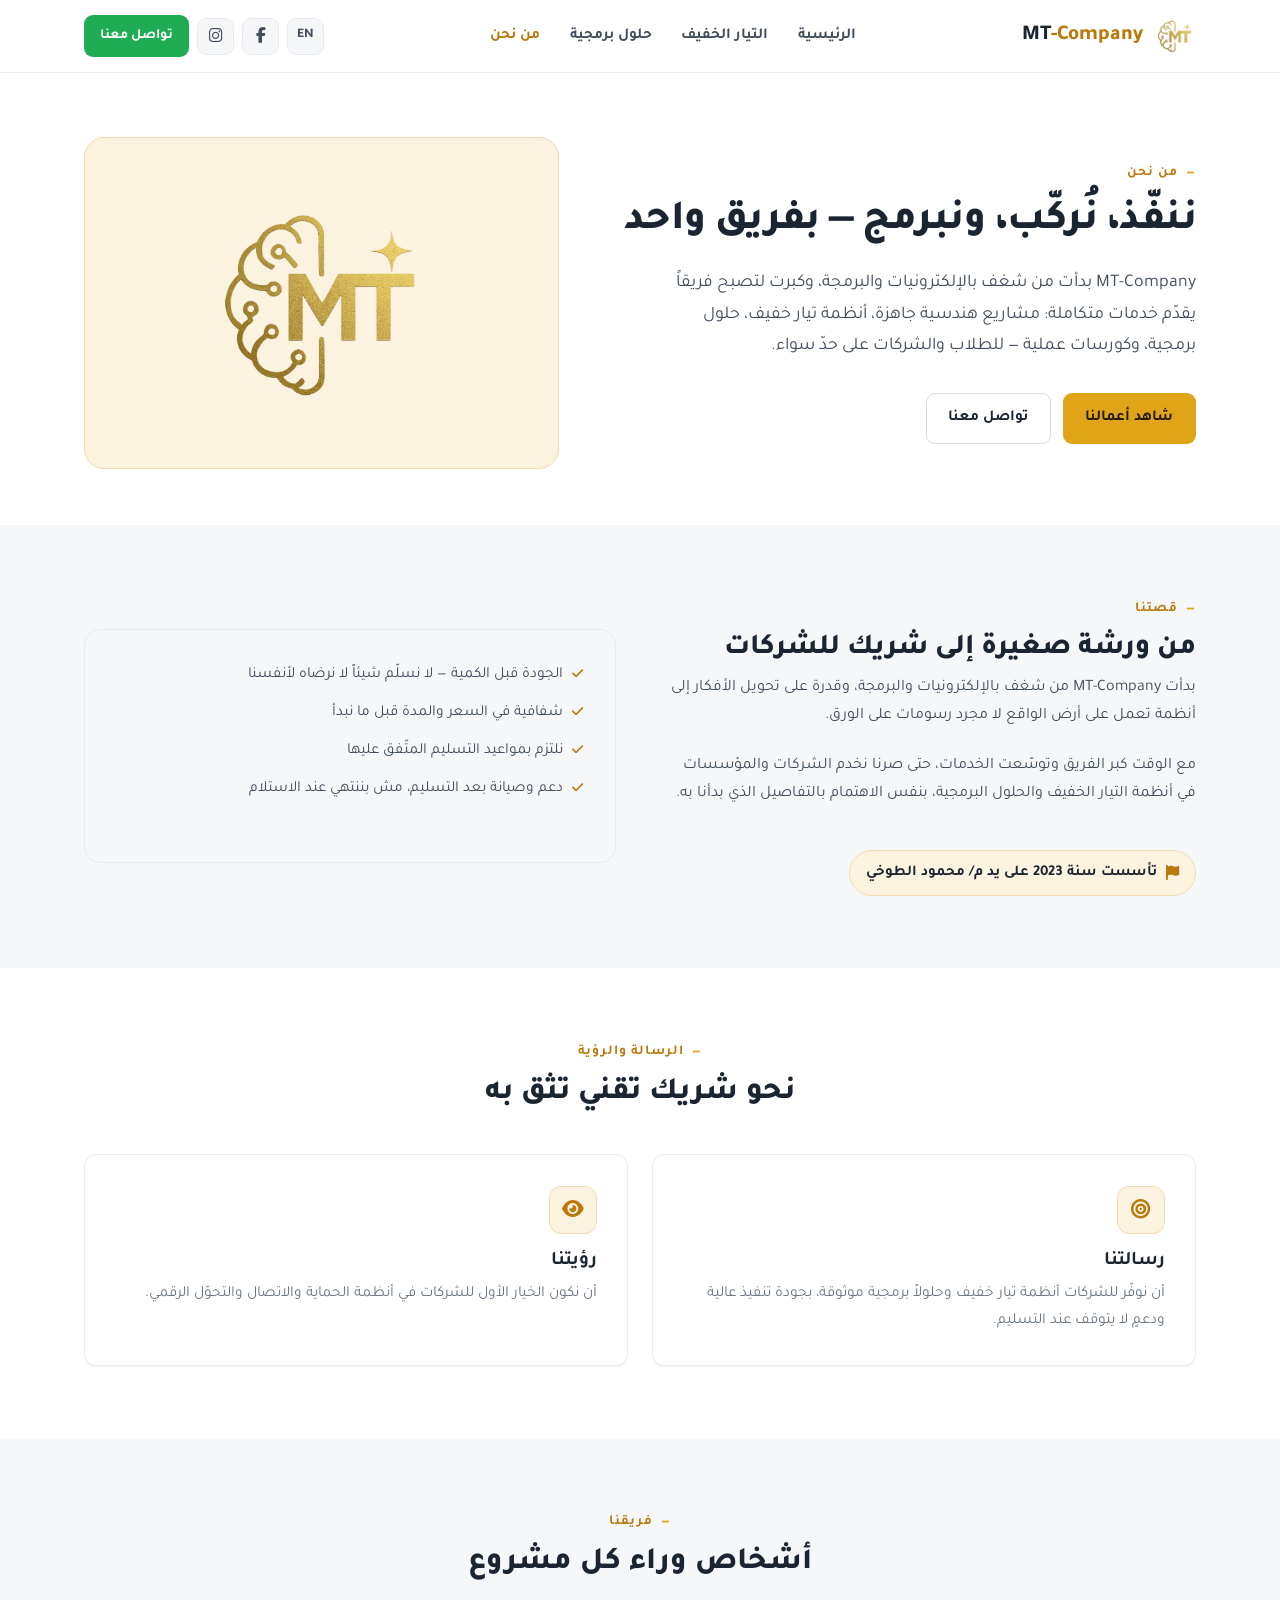
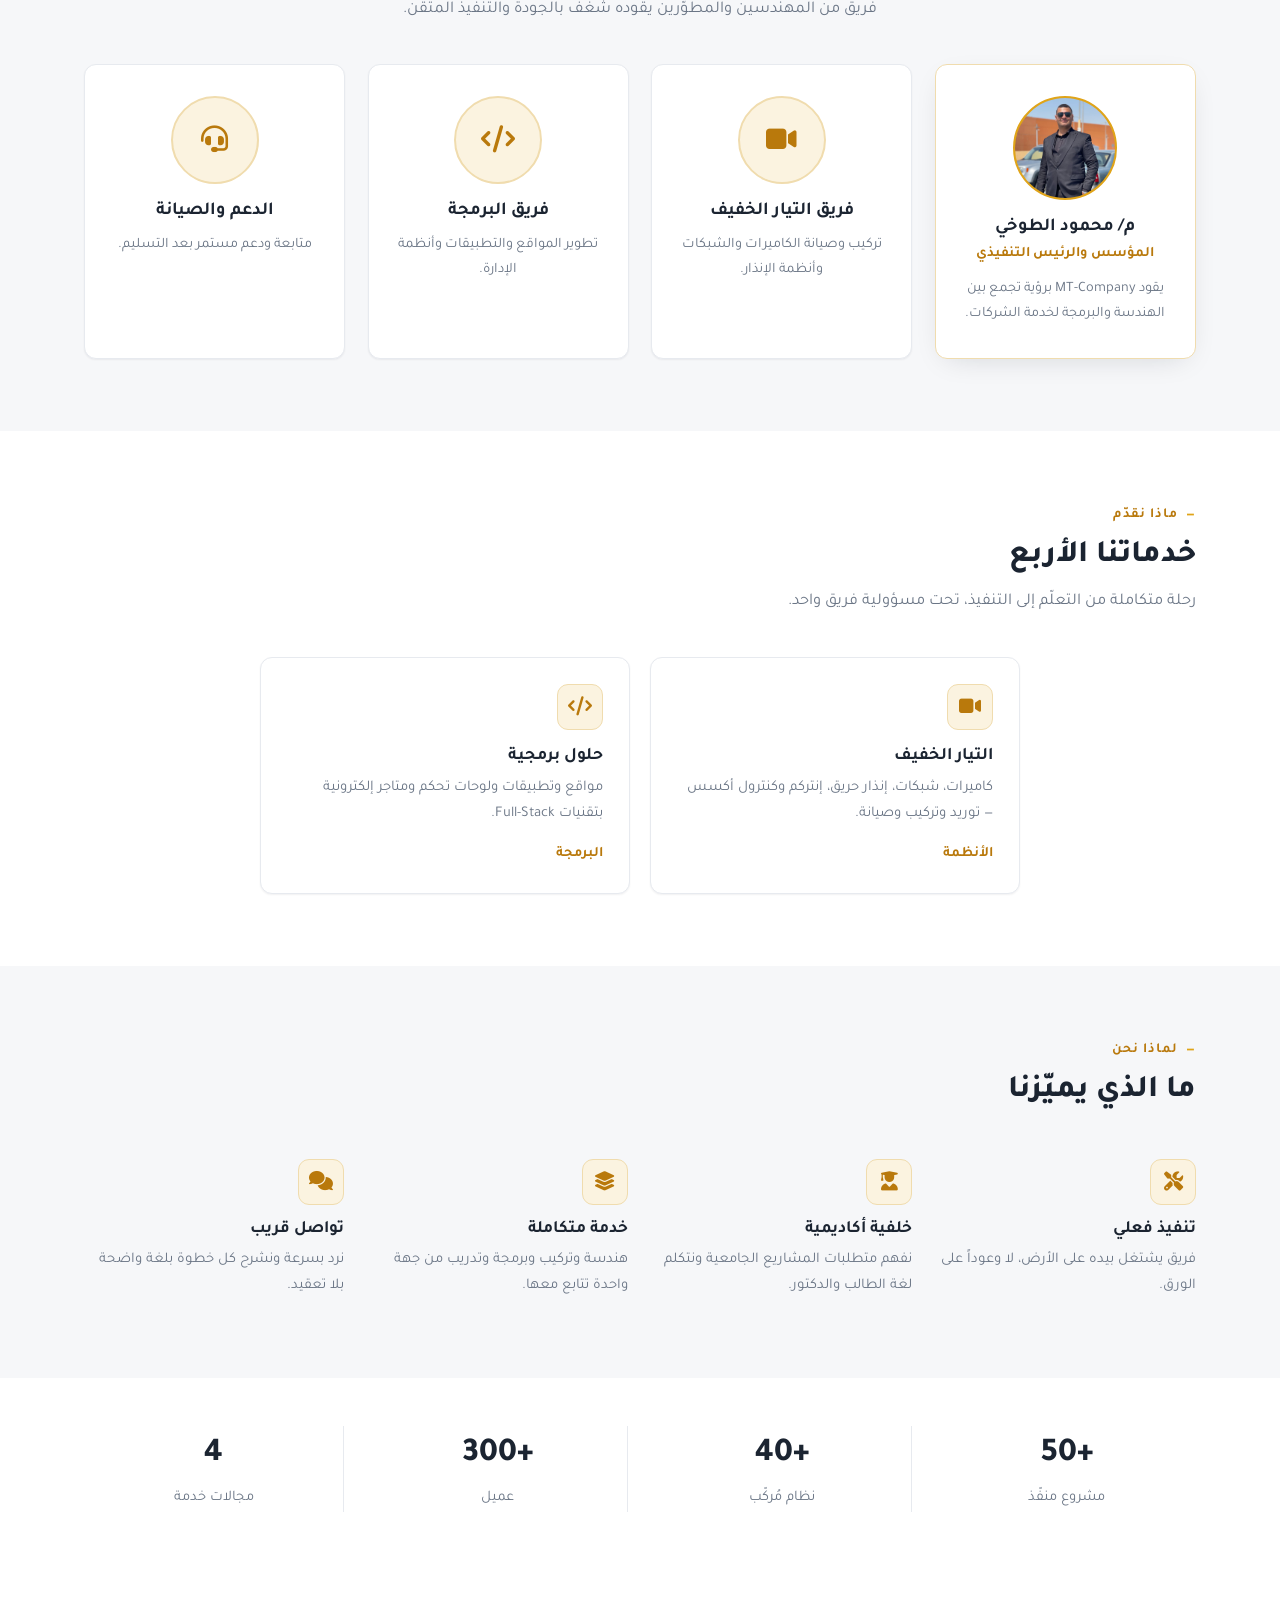
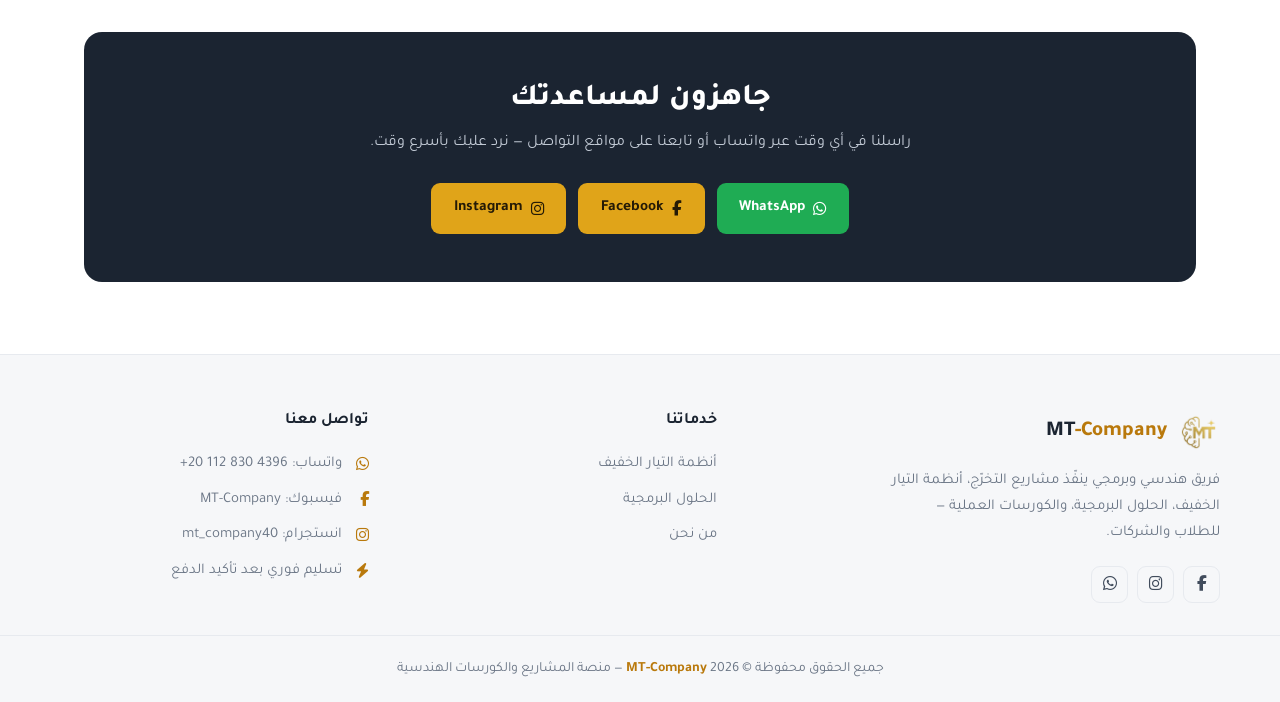
<file: about.html>
<!DOCTYPE html>
<html lang="ar" dir="rtl">
<head>
    <meta charset="UTF-8">
    <meta name="viewport" content="width=device-width, initial-scale=1.0">
    <title>من نحن | MT-Company</title>
    <meta name="description" content="MT-Company — فريق هندسي وبرمجي ينفّذ مشاريع إلكترونية، يركّب أنظمة التيار الخفيف، يطوّر مواقع وتطبيقات، ويقدّم كورسات عملية.">
    <link rel="icon" href="logo.png">
    <link href="https://fonts.googleapis.com/css2?family=Tajawal:wght@400;500;700;800&display=swap" rel="stylesheet">
    <link rel="stylesheet" href="https://cdnjs.cloudflare.com/ajax/libs/font-awesome/6.4.0/css/all.min.css">
    <link rel="stylesheet" href="assets/css/theme.css">
</head>
<body data-page="about">
    <div id="site-header"></div>

    <!-- Intro -->
    <section class="hero">
        <div class="container hero-grid">
            <div>
                <span class="kicker" data-i18n="ab.hero.kicker"></span>
                <h1 data-i18n="ab.hero.h1"></h1>
                <p class="lead" data-i18n="ab.hero.lead"></p>
                <div class="hero-cta">
                    <a href="index.html#elv" class="btn btn-gold" data-i18n="ab.cta1"></a>
                    <a href="#contact" class="btn btn-outline" data-i18n="ab.cta2"></a>
                </div>
            </div>
            <div class="hero-panel">
                <img src="logo.png" alt="MT-Company" onerror="this.style.display='none'">
            </div>
        </div>
    </section>

    <!-- Story -->
    <section class="block bg-alt">
        <div class="container">
            <div class="split">
                <div class="split-body">
                    <span class="kicker" data-i18n="ab.story.kicker"></span>
                    <h2 data-i18n="ab.story.h2"></h2>
                    <p data-i18n="ab.story.p1"></p>
                    <p data-i18n="ab.story.p2"></p>
                    <div class="founded"><i class="fa-solid fa-flag"></i> <span data-i18n="ab.story.founded"></span></div>
                </div>
                <div class="split-media">
                    <ul class="svc-list" style="grid-template-columns:1fr;">
                        <li><i class="fa-solid fa-check"></i> <span data-i18n="ab.v1"></span></li>
                        <li><i class="fa-solid fa-check"></i> <span data-i18n="ab.v2"></span></li>
                        <li><i class="fa-solid fa-check"></i> <span data-i18n="ab.v3"></span></li>
                        <li><i class="fa-solid fa-check"></i> <span data-i18n="ab.v4"></span></li>
                    </ul>
                </div>
            </div>
        </div>
    </section>

    <!-- Mission & Vision -->
    <section class="block">
        <div class="container">
            <div class="section-head center">
                <span class="kicker" data-i18n="ab.mission.kicker"></span>
                <h2 data-i18n="ab.mission.h2"></h2>
            </div>
            <div class="mv-grid">
                <div class="mv"><div class="ico"><i class="fa-solid fa-bullseye"></i></div><h3 data-i18n="ab.mission.mTitle"></h3><p data-i18n="ab.mission.mText"></p></div>
                <div class="mv"><div class="ico"><i class="fa-solid fa-eye"></i></div><h3 data-i18n="ab.mission.vTitle"></h3><p data-i18n="ab.mission.vText"></p></div>
            </div>
        </div>
    </section>

    <!-- Team -->
    <section class="block bg-alt">
        <div class="container">
            <div class="section-head center">
                <span class="kicker" data-i18n="ab.team.kicker"></span>
                <h2 data-i18n="ab.team.h2"></h2>
                <p data-i18n="ab.team.p"></p>
            </div>
            <div class="team">
                <div class="member lead"><div class="avatar"><img src="ceo.jpg" alt="Mahmoud Eltoukhy" onerror="this.parentElement.textContent='ME'"></div><h4 data-i18n="ab.team.ceoName"></h4><div class="role" data-i18n="ab.team.ceoRole"></div><p data-i18n="ab.team.ceoBio"></p></div>
                <div class="member"><div class="avatar"><i class="fa-solid fa-video"></i></div><h4 data-i18n="ab.team.r1t"></h4><p data-i18n="ab.team.r1d"></p></div>
                <div class="member"><div class="avatar"><i class="fa-solid fa-code"></i></div><h4 data-i18n="ab.team.r2t"></h4><p data-i18n="ab.team.r2d"></p></div>
                <div class="member"><div class="avatar"><i class="fa-solid fa-headset"></i></div><h4 data-i18n="ab.team.r3t"></h4><p data-i18n="ab.team.r3d"></p></div>
            </div>
        </div>
    </section>

    <!-- Services -->
    <section class="block">
        <div class="container">
            <div class="section-head">
                <span class="kicker" data-i18n="ab.svc.kicker"></span>
                <h2 data-i18n="ab.svc.h2"></h2>
                <p data-i18n="ab.svc.p"></p>
            </div>
            <div class="pillars" style="max-width:760px;margin:0 auto;">
                <div class="pillar"><div class="ico"><i class="fa-solid fa-video"></i></div><h3 data-i18n="ab.p2t"></h3><p data-i18n="ab.p2d"></p><a class="more" href="index.html#elv" data-i18n="ab.p2m"></a></div>
                <div class="pillar"><div class="ico"><i class="fa-solid fa-code"></i></div><h3 data-i18n="ab.p3t"></h3><p data-i18n="ab.p3d"></p><a class="more" href="index.html#software" data-i18n="ab.p3m"></a></div>
            </div>
        </div>
    </section>

    <!-- Why us -->
    <section class="block bg-alt">
        <div class="container">
            <div class="section-head"><span class="kicker" data-i18n="ab.why.kicker"></span><h2 data-i18n="ab.why.h2"></h2></div>
            <div class="feature-grid">
                <div class="feature"><div class="ico"><i class="fa-solid fa-screwdriver-wrench"></i></div><h3 data-i18n="ab.w1t"></h3><p data-i18n="ab.w1d"></p></div>
                <div class="feature"><div class="ico"><i class="fa-solid fa-user-graduate"></i></div><h3 data-i18n="ab.w2t"></h3><p data-i18n="ab.w2d"></p></div>
                <div class="feature"><div class="ico"><i class="fa-solid fa-layer-group"></i></div><h3 data-i18n="ab.w3t"></h3><p data-i18n="ab.w3d"></p></div>
                <div class="feature"><div class="ico"><i class="fa-solid fa-comments"></i></div><h3 data-i18n="ab.w4t"></h3><p data-i18n="ab.w4d"></p></div>
            </div>
        </div>
    </section>

    <!-- Stats -->
    <section class="block tight">
        <div class="container">
            <div class="stats">
                <div class="stat"><div class="num">+50</div><div class="lbl" data-i18n="stat.projects"></div></div>
                <div class="stat"><div class="num">+40</div><div class="lbl" data-i18n="stat.systems"></div></div>
                <div class="stat"><div class="num">+300</div><div class="lbl" data-i18n="stat.clients"></div></div>
                <div class="stat"><div class="num">4</div><div class="lbl" data-i18n="stat.areas"></div></div>
            </div>
        </div>
    </section>

    <!-- Contact -->
    <section class="block" id="contact">
        <div class="container">
            <div class="cta-band">
                <h2 data-i18n="ab.contact.h2"></h2>
                <p data-i18n="ab.contact.p"></p>
                <div class="hero-cta" style="justify-content:center;">
                    <a href="https://wa.me/201128304396" target="_blank" rel="noopener" class="btn btn-whatsapp"><i class="fa-brands fa-whatsapp"></i> WhatsApp</a>
                    <a href="https://www.facebook.com/share/1FDnTubg9i/" target="_blank" rel="noopener" class="btn btn-gold"><i class="fa-brands fa-facebook-f"></i> Facebook</a>
                    <a href="https://www.instagram.com/mt_company40?stkn=MTRxdmZ1bXdlMmYyNg==" target="_blank" rel="noopener" class="btn btn-gold"><i class="fa-brands fa-instagram"></i> Instagram</a>
                </div>
            </div>
        </div>
    </section>

    <div id="site-footer"></div>

    <script src="assets/js/i18n.js"></script>
    <script src="assets/js/site.js"></script>
    <script src="assets/js/layout.js"></script>
</body>
</html>
</file>
<file: assets/css/theme.css>
/* =====================================================================
   MT-Projects — design system (light)
   White background, gold brand accent, restrained & editorial. Arabic RTL.
   ===================================================================== */

:root {
    /* Brand gold — bright for fills, deep for text/lines on white */
    --gold: #e0a419;
    --gold-deep: #b9790c;
    --gold-tint: #fbf3e0;
    --gold-line: #f0dcae;

    /* Ink */
    --ink: #1b2431;      /* headings */
    --body: #414c5c;     /* paragraphs */
    --muted: #6b7686;    /* secondary */

    /* Surfaces */
    --bg: #ffffff;
    --bg-alt: #f6f7f9;
    --card: #ffffff;
    --border: #e7eaef;
    --border-strong: #d6dbe3;

    /* Channels */
    --whatsapp: #1fac54;

    /* Category accents */
    --cat-arduino: #0f9d94;
    --cat-iot: #e2660f;
    --cat-robotics: #d38b0a;
    --cat-ai: #7c5cd6;
    --cat-beginner: #1f9d55;
    --cat-intermediate: #d38b0a;
    --cat-advanced: #d64545;

    --radius: 12px;
    --radius-sm: 8px;
    --shadow-sm: 0 1px 2px rgba(16, 24, 40, 0.06);
    --shadow: 0 8px 28px -12px rgba(16, 24, 40, 0.18);
    --shadow-lg: 0 20px 48px -20px rgba(16, 24, 40, 0.28);
    --maxw: 1160px;
    --header-h: 72px;
}

* { margin: 0; padding: 0; box-sizing: border-box; font-family: 'Tajawal', sans-serif; }
html { scroll-behavior: smooth; }
body { background: var(--bg); color: var(--body); line-height: 1.75; -webkit-font-smoothing: antialiased; }
a { text-decoration: none; color: inherit; }
ul { list-style: none; }
img { max-width: 100%; display: block; }
h1, h2, h3, h4 { color: var(--ink); line-height: 1.3; }

.container { max-width: var(--maxw); margin: 0 auto; padding: 0 1.5rem; }
section { scroll-margin-top: 90px; }
.block { padding: 4.5rem 0; }
.block.tight { padding: 3rem 0; }
.bg-alt { background: var(--bg-alt); }

.gold-text { color: var(--gold-deep); }
.kicker { display: block; color: var(--gold-deep); font-weight: 700; font-size: 0.86rem; letter-spacing: 1px; margin-bottom: 0.6rem; }
.kicker::before { content: "—"; margin-inline-end: 8px; color: var(--gold); }

.section-head { max-width: 640px; margin-bottom: 2.5rem; }
.section-head.center { margin-inline: auto; text-align: center; }
.section-head h2 { font-size: 1.95rem; font-weight: 800; }
.section-head p { color: var(--muted); margin-top: 0.7rem; font-size: 1.03rem; }

/* =========================== Header =========================== */
.site-header { position: sticky; top: 0; z-index: 1000; background: rgba(255, 255, 255, 0.9); backdrop-filter: blur(12px); border-bottom: 1px solid var(--border); }
.nav { height: var(--header-h); display: flex; align-items: center; justify-content: space-between; gap: 1rem; }
.brand { display: flex; align-items: center; gap: 11px; }
.brand img { width: 42px; height: 42px; object-fit: contain; }
.brand-text { font-size: 1.32rem; font-weight: 800; color: var(--ink); }
.brand-text span { color: var(--gold-deep); }

.nav-links { display: flex; align-items: center; gap: 0.15rem; }
.nav-links a { padding: 0.5rem 0.85rem; border-radius: 7px; color: var(--body); font-weight: 600; font-size: 0.96rem; transition: color 0.15s, background 0.15s; }
.nav-links a:hover { color: var(--ink); background: var(--bg-alt); }
.nav-links a.active { color: var(--gold-deep); }

.nav-actions { display: flex; align-items: center; gap: 8px; }
.social-btn { width: 37px; height: 37px; border-radius: 9px; display: grid; place-items: center; color: var(--body); font-size: 0.98rem; background: var(--bg-alt); border: 1px solid var(--border); transition: color 0.15s, border-color 0.15s; }
.social-btn:hover { color: var(--gold-deep); border-color: var(--gold-line); }
.nav-toggle { display: none; width: 40px; height: 40px; border-radius: 9px; background: var(--bg-alt); border: 1px solid var(--border); color: var(--ink); font-size: 1.15rem; cursor: pointer; }

/* =========================== Buttons =========================== */
.btn { display: inline-flex; align-items: center; justify-content: center; gap: 8px; padding: 0.7rem 1.35rem; border-radius: 9px; font-weight: 700; font-size: 0.96rem; cursor: pointer; border: 1px solid transparent; transition: background 0.15s, border-color 0.15s, color 0.15s, box-shadow 0.15s; white-space: nowrap; }
.btn-gold { background: var(--gold); color: #241a06; }
.btn-gold:hover { background: var(--gold-deep); color: #fff; }
.btn-dark { background: var(--ink); color: #fff; }
.btn-dark:hover { background: #0f1620; }
.btn-outline { background: #fff; color: var(--ink); border-color: var(--border-strong); }
.btn-outline:hover { border-color: var(--gold); color: var(--gold-deep); }
.btn-whatsapp { background: var(--whatsapp); color: #fff; }
.btn-whatsapp:hover { background: #178f45; }
.btn-sm { padding: 0.5rem 0.95rem; font-size: 0.88rem; }
.btn-icon { width: 39px; height: 39px; padding: 0; border-radius: 9px; background: #fff; border: 1px solid var(--border-strong); color: var(--body); }
.btn-icon:hover { border-color: var(--gold); color: var(--gold-deep); }

/* =========================== Hero =========================== */
.hero { padding: 4rem 0 3.5rem; }
.hero-grid { display: grid; grid-template-columns: 1.1fr 0.9fr; gap: 3.5rem; align-items: center; }
.hero h1 { font-size: 2.6rem; font-weight: 800; letter-spacing: -0.5px; }
.hero p.lead { color: var(--body); font-size: 1.12rem; margin: 1.2rem 0 1.9rem; max-width: 540px; }
.hero-cta { display: flex; gap: 12px; flex-wrap: wrap; }
.hero-tags { margin-top: 1.8rem; padding-top: 1.4rem; border-top: 1px solid var(--border); color: var(--muted); font-size: 0.92rem; font-weight: 600; }
.hero-tags b { color: var(--gold-deep); }

.hero-panel { background: var(--gold-tint); border: 1px solid var(--gold-line); border-radius: 20px; padding: 2.8rem; display: grid; place-items: center; }
.hero-panel img { width: min(240px, 70%); }

/* =========================== Stats =========================== */
.stats { display: grid; grid-template-columns: repeat(4, 1fr); gap: 1.5rem; }
.stat { text-align: center; }
.stat .num { font-size: 2.1rem; font-weight: 800; color: var(--ink); }
.stat .lbl { color: var(--muted); font-size: 0.92rem; margin-top: 2px; }
.stat + .stat { border-inline-start: 1px solid var(--border); }

/* =========================== Service pillars =========================== */
.pillars { display: grid; grid-template-columns: repeat(auto-fit, minmax(250px, 1fr)); gap: 1.25rem; }
.pillar { background: var(--card); border: 1px solid var(--border); border-radius: var(--radius); padding: 1.6rem; box-shadow: var(--shadow-sm); transition: border-color 0.15s, box-shadow 0.15s, transform 0.15s; }
.pillar:hover { border-color: var(--gold-line); box-shadow: var(--shadow); transform: translateY(-3px); }
.pillar .ico { width: 46px; height: 46px; border-radius: 11px; display: grid; place-items: center; font-size: 1.2rem; color: var(--gold-deep); background: var(--gold-tint); border: 1px solid var(--gold-line); margin-bottom: 1rem; }
.pillar h3 { font-size: 1.1rem; margin-bottom: 0.4rem; }
.pillar p { color: var(--muted); font-size: 0.93rem; }
.pillar a.more { display: inline-block; margin-top: 0.9rem; color: var(--gold-deep); font-weight: 700; font-size: 0.9rem; }

/* =========================== Split feature (ELV / software) =========================== */
.split { display: grid; grid-template-columns: 1fr 1fr; gap: 3rem; align-items: center; }
.split.reverse .split-media { order: 2; }
.split-body h2 { font-size: 1.8rem; font-weight: 800; margin-bottom: 0.4rem; }
.split-body > p { color: var(--body); margin-bottom: 1.4rem; }
.svc-list { display: grid; grid-template-columns: 1fr 1fr; gap: 0.7rem 1.2rem; margin-bottom: 1.7rem; }
.svc-list li { display: flex; gap: 9px; align-items: flex-start; color: var(--body); font-size: 0.96rem; }
.svc-list li i { color: var(--gold-deep); margin-top: 6px; font-size: 0.8rem; }
.split-media { background: var(--bg-alt); border: 1px solid var(--border); border-radius: 16px; padding: 2rem; }
.stack-grid { display: grid; grid-template-columns: repeat(2, 1fr); gap: 0.9rem; }
.stack-item { background: #fff; border: 1px solid var(--border); border-radius: 10px; padding: 1rem; display: flex; align-items: center; gap: 11px; font-weight: 600; color: var(--ink); font-size: 0.94rem; }
.stack-item i { color: var(--gold-deep); font-size: 1.1rem; width: 22px; text-align: center; }
.tech-chips { display: flex; flex-wrap: wrap; gap: 8px; margin-top: 1.3rem; }
.tech-chip { background: #fff; border: 1px solid var(--border); border-radius: 999px; padding: 0.35rem 0.85rem; font-size: 0.85rem; font-weight: 600; color: var(--body); }

/* =========================== Work samples gallery =========================== */
.gallery-head { margin: 2.75rem 0 1.3rem; }
.gallery-head h3 { font-size: 1.3rem; font-weight: 800; }
.gallery { display: grid; grid-template-columns: repeat(auto-fill, minmax(240px, 1fr)); gap: 1.2rem; }
.sample { background: var(--card); border: 1px solid var(--border); border-radius: var(--radius); overflow: hidden; box-shadow: var(--shadow-sm); transition: transform 0.18s, box-shadow 0.18s, border-color 0.18s; }
.sample:hover { transform: translateY(-4px); border-color: var(--gold-line); box-shadow: var(--shadow); }
.sample-media { position: relative; height: 180px; overflow: hidden; }
.sample-media img { width: 100%; height: 100%; object-fit: cover; transition: transform 0.4s; }
.sample:hover .sample-media img { transform: scale(1.05); }
.sample-media .cat { position: absolute; top: 10px; right: 10px; background: rgba(255,255,255,0.94); color: var(--gold-deep); font-size: 0.72rem; font-weight: 700; padding: 3px 10px; border-radius: 999px; box-shadow: var(--shadow-sm); }
.sample .cap { padding: 0.9rem 1rem; }
.sample .cap h4 { font-size: 1rem; font-weight: 700; }

.founded { display: inline-flex; align-items: center; gap: 9px; margin-top: 1.2rem; font-weight: 700; color: var(--ink); background: var(--gold-tint); border: 1px solid var(--gold-line); padding: 0.55rem 1rem; border-radius: 999px; font-size: 0.94rem; }
.founded i { color: var(--gold-deep); }

/* =========================== Mission / Vision =========================== */
.mv-grid { display: grid; grid-template-columns: 1fr 1fr; gap: 1.5rem; }
.mv { background: var(--card); border: 1px solid var(--border); border-radius: var(--radius); padding: 1.9rem; box-shadow: var(--shadow-sm); }
.mv .ico { width: 48px; height: 48px; border-radius: 12px; display: grid; place-items: center; font-size: 1.2rem; color: var(--gold-deep); background: var(--gold-tint); border: 1px solid var(--gold-line); margin-bottom: 1rem; }
.mv h3 { font-size: 1.2rem; margin-bottom: 0.4rem; }
.mv p { color: var(--muted); font-size: 0.96rem; }

/* =========================== Team =========================== */
.team { display: grid; grid-template-columns: repeat(auto-fit, minmax(220px, 1fr)); gap: 1.4rem; }
.member { text-align: center; background: var(--card); border: 1px solid var(--border); border-radius: var(--radius); padding: 1.9rem 1.2rem; box-shadow: var(--shadow-sm); transition: transform 0.18s, border-color 0.18s; }
.member:hover { transform: translateY(-4px); border-color: var(--gold-line); }
.member .avatar { width: 88px; height: 88px; border-radius: 50%; margin: 0 auto 1rem; display: grid; place-items: center; font-size: 1.7rem; font-weight: 800; background: var(--gold-tint); color: var(--gold-deep); border: 2px solid var(--gold-line); overflow: hidden; }
.member .avatar img { width: 100%; height: 100%; object-fit: cover; object-position: 50% 12%; }
.member.lead { border-color: var(--gold-line); box-shadow: var(--shadow); }
.member.lead .avatar { width: 104px; height: 104px; background: var(--gold-grad, var(--gold)); color: #241a06; border-color: var(--gold); }
.member h4 { font-size: 1.14rem; }
.member .role { color: var(--gold-deep); font-weight: 700; font-size: 0.9rem; margin-top: 3px; }
.member p { color: var(--muted); font-size: 0.9rem; margin-top: 0.6rem; }
@media (max-width: 720px) { .mv-grid { grid-template-columns: 1fr; } }

/* =========================== Process =========================== */
.steps { display: grid; grid-template-columns: repeat(4, 1fr); gap: 1.5rem; counter-reset: step; }
.step { position: relative; padding-top: 0.5rem; }
.step .n { width: 40px; height: 40px; border-radius: 10px; background: var(--ink); color: #fff; display: grid; place-items: center; font-weight: 800; margin-bottom: 0.9rem; }
.step h3 { font-size: 1.05rem; margin-bottom: 0.3rem; }
.step p { color: var(--muted); font-size: 0.92rem; }

/* =========================== Search & filter =========================== */
.toolbar { display: flex; flex-direction: column; gap: 1rem; align-items: center; margin-bottom: 2.5rem; }
.search-box { position: relative; width: 100%; max-width: 600px; }
.search-box input { width: 100%; padding: 0.85rem 3rem 0.85rem 1.1rem; background: #fff; border: 1px solid var(--border-strong); border-radius: 999px; color: var(--ink); font-size: 1rem; outline: none; transition: border-color 0.15s, box-shadow 0.15s; }
.search-box input:focus { border-color: var(--gold); box-shadow: 0 0 0 4px var(--gold-tint); }
.search-box i { position: absolute; right: 1.1rem; top: 50%; transform: translateY(-50%); color: var(--muted); }
.controls { display: flex; justify-content: space-between; align-items: center; gap: 1rem; flex-wrap: wrap; width: 100%; }
.filters { display: flex; gap: 8px; flex-wrap: wrap; }
.chip { background: #fff; color: var(--body); border: 1px solid var(--border-strong); padding: 0.45rem 1rem; border-radius: 999px; cursor: pointer; font-weight: 600; font-size: 0.9rem; transition: 0.15s; }
.chip:hover { border-color: var(--gold); color: var(--gold-deep); }
.chip.active { background: var(--ink); color: #fff; border-color: var(--ink); }
.select { background: #fff; color: var(--ink); border: 1px solid var(--border-strong); padding: 0.5rem 0.9rem; border-radius: 8px; outline: none; cursor: pointer; font-size: 0.9rem; }

/* =========================== Cards =========================== */
.cards-grid { display: grid; grid-template-columns: repeat(auto-fill, minmax(318px, 1fr)); gap: 1.6rem; }
.card { background: var(--card); border: 1px solid var(--border); border-radius: var(--radius); overflow: hidden; display: flex; flex-direction: column; box-shadow: var(--shadow-sm); transition: transform 0.18s, box-shadow 0.18s, border-color 0.18s; }
.card:hover { transform: translateY(-4px); border-color: var(--gold-line); box-shadow: var(--shadow); }
.card-media { position: relative; height: 186px; overflow: hidden; }
.card-media img { width: 100%; height: 100%; object-fit: cover; }
.ribbon { position: absolute; top: 11px; right: 11px; z-index: 2; background: rgba(255, 255, 255, 0.94); color: var(--gold-deep); padding: 4px 11px; border-radius: 999px; font-size: 0.73rem; font-weight: 700; display: flex; align-items: center; gap: 6px; box-shadow: var(--shadow-sm); }
.dot { width: 7px; height: 7px; border-radius: 50%; background: var(--whatsapp); }

.card-body { padding: 1.3rem; display: flex; flex-direction: column; flex-grow: 1; }
.tag { align-self: flex-start; font-size: 0.71rem; color: #fff; font-weight: 700; padding: 3px 10px; border-radius: 5px; margin-bottom: 0.65rem; }
.tag-arduino { background: var(--cat-arduino); }
.tag-iot { background: var(--cat-iot); }
.tag-robotics { background: var(--cat-robotics); }
.tag-ai { background: var(--cat-ai); }
.tag-beginner { background: var(--cat-beginner); }
.tag-intermediate { background: var(--cat-intermediate); }
.tag-advanced { background: var(--cat-advanced); }

.card-title { font-size: 1.13rem; font-weight: 700; margin-bottom: 0.45rem; }
.card-desc { color: var(--muted); font-size: 0.92rem; margin-bottom: 1rem; display: -webkit-box; -webkit-line-clamp: 3; -webkit-box-orient: vertical; overflow: hidden; }
.meta-row { display: flex; gap: 1rem; flex-wrap: wrap; margin-bottom: 1rem; font-size: 0.83rem; color: var(--muted); }
.meta-row span { display: flex; align-items: center; gap: 6px; }
.meta-row i { color: var(--gold-deep); }
.includes { background: var(--bg-alt); border: 1px solid var(--border); padding: 0.7rem 0.9rem; border-radius: var(--radius-sm); margin-bottom: 1.15rem; font-size: 0.84rem; }
.includes .t { font-weight: 700; margin-bottom: 6px; color: var(--ink); }
.includes ul { display: flex; gap: 0.9rem; flex-wrap: wrap; }
.includes li { color: var(--muted); display: flex; align-items: center; gap: 5px; }
.includes li i { color: var(--gold-deep); }
.card-foot { margin-top: auto; padding-top: 1rem; border-top: 1px solid var(--border); display: flex; justify-content: space-between; align-items: center; gap: 0.6rem; }
.price { font-size: 1.35rem; font-weight: 800; color: var(--ink); }
.price small { font-size: 0.76rem; color: var(--muted); font-weight: 600; }
.price .old { font-size: 0.84rem; color: var(--muted); text-decoration: line-through; margin-inline-start: 6px; font-weight: 600; }
.card-actions { display: flex; gap: 6px; }
.empty-state { grid-column: 1 / -1; text-align: center; padding: 3rem 1rem; color: var(--muted); }
.empty-state i { font-size: 2.2rem; color: var(--gold); margin-bottom: 0.7rem; }
.load-more { text-align: center; margin-top: 2.5rem; }

/* =========================== Why-us grid =========================== */
.feature-grid { display: grid; grid-template-columns: repeat(auto-fit, minmax(240px, 1fr)); gap: 1.5rem; }
.feature { padding: 0.4rem 0; }
.feature .ico { width: 46px; height: 46px; border-radius: 11px; display: grid; place-items: center; font-size: 1.2rem; color: var(--gold-deep); background: var(--gold-tint); border: 1px solid var(--gold-line); margin-bottom: 0.9rem; }
.feature h3 { font-size: 1.08rem; margin-bottom: 0.35rem; }
.feature p { color: var(--muted); font-size: 0.93rem; }

/* =========================== CTA band =========================== */
.cta-band { background: var(--ink); border-radius: 18px; padding: 3rem 2rem; text-align: center; }
.cta-band h2 { color: #fff; font-size: 1.9rem; font-weight: 800; margin-bottom: 0.6rem; }
.cta-band p { color: #c3cbd6; max-width: 560px; margin: 0 auto 1.6rem; }

/* =========================== FAQ =========================== */
.faq-item { background: #fff; border: 1px solid var(--border); border-radius: var(--radius-sm); margin-bottom: 0.8rem; overflow: hidden; }
.faq-q { padding: 1.05rem 1.3rem; font-weight: 700; color: var(--ink); cursor: pointer; display: flex; justify-content: space-between; align-items: center; gap: 1rem; }
.faq-q i { color: var(--gold-deep); transition: transform 0.2s; flex-shrink: 0; }
.faq-a { padding: 0 1.3rem; max-height: 0; overflow: hidden; color: var(--muted); font-size: 0.95rem; transition: max-height 0.28s ease, padding 0.28s ease; }
.faq-item.open .faq-a { max-height: 320px; padding: 0 1.3rem 1.1rem; }
.faq-item.open .faq-q i { transform: rotate(180deg); }

/* =========================== Modal =========================== */
.modal { position: fixed; inset: 0; background: rgba(20, 27, 38, 0.55); z-index: 2000; display: none; place-items: center; padding: 1rem; }
.modal.open { display: grid; }
.modal-card { background: #fff; border-radius: var(--radius); max-width: 600px; width: 100%; max-height: 90vh; overflow-y: auto; padding: 1.9rem; position: relative; box-shadow: var(--shadow-lg); }
.modal-close { position: absolute; top: 1rem; left: 1rem; width: 36px; height: 36px; border-radius: 9px; background: var(--bg-alt); border: 1px solid var(--border); color: var(--ink); font-size: 1.2rem; cursor: pointer; }
.modal-close:hover { color: var(--gold-deep); border-color: var(--gold); }

/* =========================== Toast =========================== */
.toast { position: fixed; bottom: 22px; left: 22px; background: var(--ink); color: #fff; padding: 0.8rem 1.25rem; border-radius: 10px; box-shadow: var(--shadow-lg); z-index: 3000; font-size: 0.92rem; opacity: 0; transform: translateY(12px); pointer-events: none; transition: opacity 0.22s, transform 0.22s; }
.toast.show { opacity: 1; transform: translateY(0); }

/* =========================== Footer =========================== */
.site-footer { border-top: 1px solid var(--border); background: var(--bg-alt); margin-top: 0; }
.footer-grid { display: grid; grid-template-columns: 1.5fr 1fr 1fr; gap: 2.5rem; padding: 3.5rem 0 2rem; }
.footer-brand p { color: var(--muted); font-size: 0.94rem; margin: 0.9rem 0 1.2rem; max-width: 330px; }
.footer-col h4 { font-size: 1rem; margin-bottom: 0.9rem; color: var(--ink); }
.footer-col a { display: block; color: var(--muted); padding: 0.3rem 0; font-size: 0.93rem; transition: color 0.15s; }
.footer-col a:hover { color: var(--gold-deep); }
.footer-col .line { display: flex; align-items: center; gap: 9px; color: var(--muted); padding: 0.3rem 0; font-size: 0.93rem; }
.footer-col .line i { color: var(--gold-deep); width: 18px; }
.footer-socials { display: flex; gap: 9px; }
.footer-bottom { border-top: 1px solid var(--border); padding: 1.3rem 0; text-align: center; color: var(--muted); font-size: 0.88rem; }
.footer-bottom strong { color: var(--gold-deep); }

/* =========================== Responsive =========================== */
@media (max-width: 900px) {
    .hero-grid { grid-template-columns: 1fr; gap: 2.2rem; }
    .hero-panel { order: -1; }
    .split, .split.reverse .split-media { grid-template-columns: 1fr; }
    .split.reverse .split-media { order: 0; }
    .steps { grid-template-columns: repeat(2, 1fr); }
    .footer-grid { grid-template-columns: 1fr; gap: 1.8rem; }
}
@media (max-width: 720px) {
    .hero h1 { font-size: 2.1rem; }
    .nav-links { position: fixed; inset: var(--header-h) 0 auto 0; flex-direction: column; align-items: stretch; gap: 0; background: #fff; border-bottom: 1px solid var(--border); box-shadow: var(--shadow); padding: 0.5rem 1.5rem 1.1rem; transform: translateY(-140%); transition: transform 0.26s ease; z-index: 999; }
    .nav-links.open { transform: translateY(0); }
    .nav-links a { padding: 0.85rem 0.4rem; border-bottom: 1px solid var(--border); }
    .nav-toggle { display: grid; place-items: center; }
    .nav-actions .social-btn { display: none; }
    .stats { grid-template-columns: repeat(2, 1fr); gap: 1.5rem 0; }
    .stat + .stat { border-inline-start: none; }
    .svc-list { grid-template-columns: 1fr; }
    .steps { grid-template-columns: 1fr; }
    .controls { flex-direction: column; align-items: stretch; }
    .filters { justify-content: center; }
}
</file>
